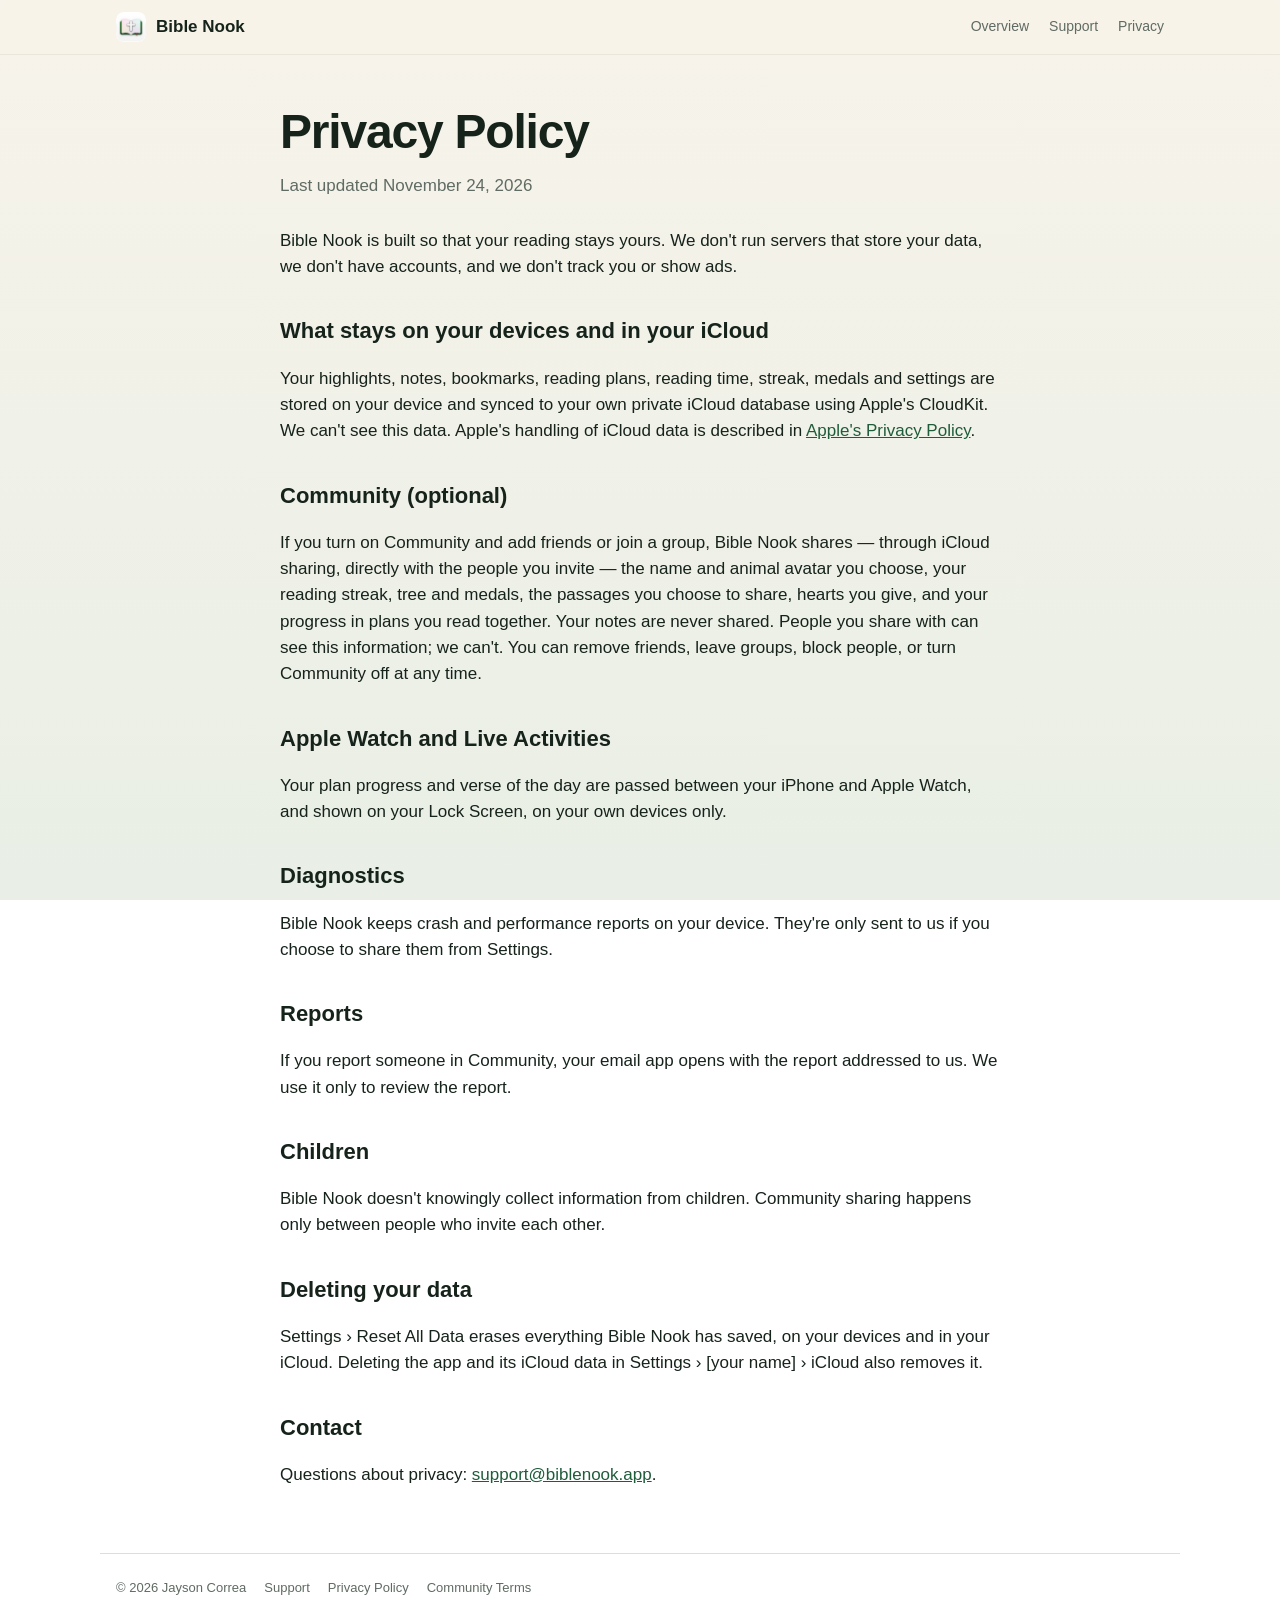
<file: privacy.html>
<!doctype html>
<html lang="en">
<head>
<meta charset="utf-8">
<meta name="viewport" content="width=device-width, initial-scale=1">
<title>Privacy Policy · Bible Nook</title>
<meta name="description" content="How Bible Nook handles your data.">
<link rel="icon" href="images/icon.png">
<link rel="stylesheet" href="style.css">
</head>
<body>
<header class="site"><div class="inner">
  <img src="images/icon.png" alt="">
  <a class="name" href="index.html">Bible Nook</a>
  <nav><a href="index.html">Overview</a><a href="support.html">Support</a><a href="privacy.html">Privacy</a></nav>
</div></header>
<main><article>
  <h1>Privacy Policy</h1>
  <p class="updated">Last updated November 24, 2026</p>
  <p>Bible Nook is built so that your reading stays yours. We don't run servers that store your data, we don't have accounts, and we don't track you or show ads.</p>
  <h2>What stays on your devices and in your iCloud</h2>
  <p>Your highlights, notes, bookmarks, reading plans, reading time, streak, medals and settings are stored on your device and synced to your own private iCloud database using Apple's CloudKit. We can't see this data. Apple's handling of iCloud data is described in <a href="https://www.apple.com/legal/privacy/">Apple's Privacy Policy</a>.</p>
  <h2>Community (optional)</h2>
  <p>If you turn on Community and add friends or join a group, Bible Nook shares — through iCloud sharing, directly with the people you invite — the name and animal avatar you choose, your reading streak, tree and medals, the passages you choose to share, hearts you give, and your progress in plans you read together. Your notes are never shared. People you share with can see this information; we can't. You can remove friends, leave groups, block people, or turn Community off at any time.</p>
  <h2>Apple Watch and Live Activities</h2>
  <p>Your plan progress and verse of the day are passed between your iPhone and Apple Watch, and shown on your Lock Screen, on your own devices only.</p>
  <h2>Diagnostics</h2>
  <p>Bible Nook keeps crash and performance reports on your device. They're only sent to us if you choose to share them from Settings.</p>
  <h2>Reports</h2>
  <p>If you report someone in Community, your email app opens with the report addressed to us. We use it only to review the report.</p>
  <h2>Children</h2>
  <p>Bible Nook doesn't knowingly collect information from children. Community sharing happens only between people who invite each other.</p>
  <h2>Deleting your data</h2>
  <p>Settings › Reset All Data erases everything Bible Nook has saved, on your devices and in your iCloud. Deleting the app and its iCloud data in Settings › [your name] › iCloud also removes it.</p>
  <h2>Contact</h2>
  <p>Questions about privacy: <a href="mailto:support@biblenook.app">support@biblenook.app</a>.</p>
</article></main>
<footer>
  <span>© 2026 Jayson Correa</span>
  <a href="support.html">Support</a>
  <a href="privacy.html">Privacy Policy</a>
  <a href="terms.html">Community Terms</a>
</footer>
</body>
</html>
</file>
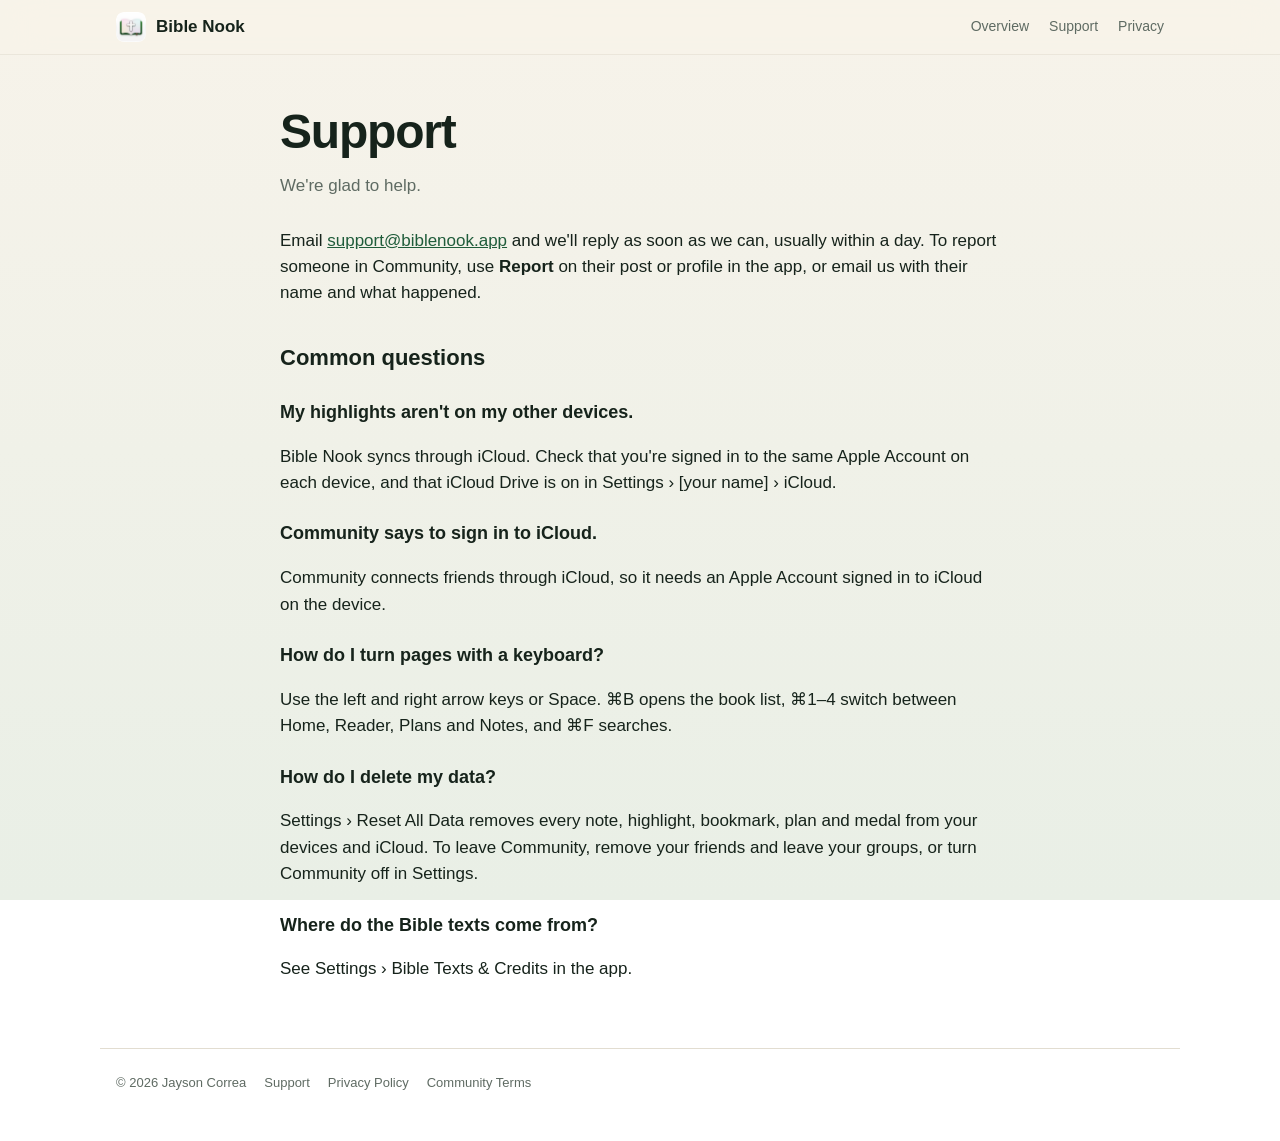
<file: support.html>
<!doctype html>
<html lang="en">
<head>
<meta charset="utf-8">
<meta name="viewport" content="width=device-width, initial-scale=1">
<title>Support · Bible Nook</title>
<meta name="description" content="Help and contact for Bible Nook.">
<link rel="icon" href="images/icon.png">
<link rel="stylesheet" href="style.css">
</head>
<body>
<header class="site"><div class="inner">
  <img src="images/icon.png" alt="">
  <a class="name" href="index.html">Bible Nook</a>
  <nav><a href="index.html">Overview</a><a href="support.html">Support</a><a href="privacy.html">Privacy</a></nav>
</div></header>
<main><article>
  <h1>Support</h1>
  <p class="updated">We're glad to help.</p>
  <p>Email <a href="mailto:support@biblenook.app">support@biblenook.app</a> and we'll reply as soon as we can, usually within a day. To report someone in Community, use <strong>Report</strong> on their post or profile in the app, or email us with their name and what happened.</p>
  <h2>Common questions</h2>
  <h3>My highlights aren't on my other devices.</h3>
  <p>Bible Nook syncs through iCloud. Check that you're signed in to the same Apple Account on each device, and that iCloud Drive is on in Settings › [your name] › iCloud.</p>
  <h3>Community says to sign in to iCloud.</h3>
  <p>Community connects friends through iCloud, so it needs an Apple Account signed in to iCloud on the device.</p>
  <h3>How do I turn pages with a keyboard?</h3>
  <p>Use the left and right arrow keys or Space. ⌘B opens the book list, ⌘1–4 switch between Home, Reader, Plans and Notes, and ⌘F searches.</p>
  <h3>How do I delete my data?</h3>
  <p>Settings › Reset All Data removes every note, highlight, bookmark, plan and medal from your devices and iCloud. To leave Community, remove your friends and leave your groups, or turn Community off in Settings.</p>
  <h3>Where do the Bible texts come from?</h3>
  <p>See Settings › Bible Texts &amp; Credits in the app.</p>
</article></main>
<footer>
  <span>© 2026 Jayson Correa</span>
  <a href="support.html">Support</a>
  <a href="privacy.html">Privacy Policy</a>
  <a href="terms.html">Community Terms</a>
</footer>
</body>
</html>
</file>
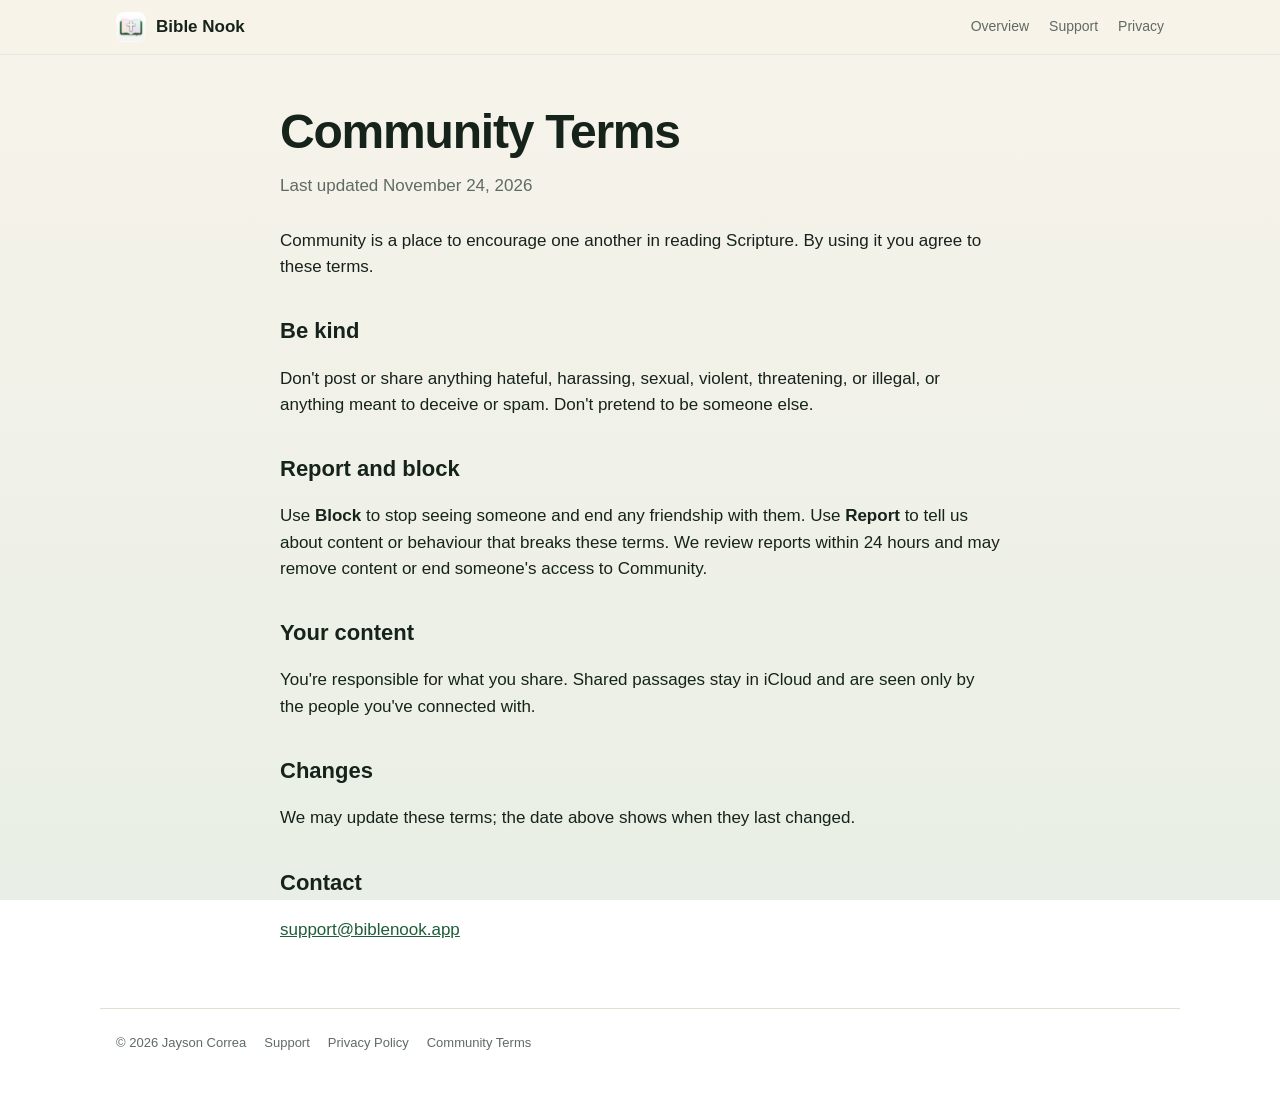
<file: terms.html>
<!doctype html>
<html lang="en">
<head>
<meta charset="utf-8">
<meta name="viewport" content="width=device-width, initial-scale=1">
<title>Community Terms · Bible Nook</title>
<meta name="description" content="Rules for Community in Bible Nook.">
<link rel="icon" href="images/icon.png">
<link rel="stylesheet" href="style.css">
</head>
<body>
<header class="site"><div class="inner">
  <img src="images/icon.png" alt="">
  <a class="name" href="index.html">Bible Nook</a>
  <nav><a href="index.html">Overview</a><a href="support.html">Support</a><a href="privacy.html">Privacy</a></nav>
</div></header>
<main><article>
  <h1>Community Terms</h1>
  <p class="updated">Last updated November 24, 2026</p>
  <p>Community is a place to encourage one another in reading Scripture. By using it you agree to these terms.</p>
  <h2>Be kind</h2>
  <p>Don't post or share anything hateful, harassing, sexual, violent, threatening, or illegal, or anything meant to deceive or spam. Don't pretend to be someone else.</p>
  <h2>Report and block</h2>
  <p>Use <strong>Block</strong> to stop seeing someone and end any friendship with them. Use <strong>Report</strong> to tell us about content or behaviour that breaks these terms. We review reports within 24 hours and may remove content or end someone's access to Community.</p>
  <h2>Your content</h2>
  <p>You're responsible for what you share. Shared passages stay in iCloud and are seen only by the people you've connected with.</p>
  <h2>Changes</h2>
  <p>We may update these terms; the date above shows when they last changed.</p>
  <h2>Contact</h2>
  <p><a href="mailto:support@biblenook.app">support@biblenook.app</a></p>
</article></main>
<footer>
  <span>© 2026 Jayson Correa</span>
  <a href="support.html">Support</a>
  <a href="privacy.html">Privacy Policy</a>
  <a href="terms.html">Community Terms</a>
</footer>
</body>
</html>
</file>
<file: style.css>
:root {
  --bg: #f7f3ea; --bg2: #e9efe6; --card: #ffffff; --ink: #16231b; --muted: #5f6b63; --line: #e2ddd1;
  --forest: #1f5c3a; --glow: rgba(255,255,255,0.85);
  color-scheme: light dark;
}
@media (prefers-color-scheme: dark) {
  :root { --bg: #121614; --bg2: #0b0d0c; --card: #1b201d; --ink: #f1f3ef; --muted: #a3aca6; --line: #2a302c;
    --forest: #7cc79a; --glow: rgba(62,122,85,0.35); }
}
* { box-sizing: border-box; }
html { scroll-behavior: smooth; }
body { margin: 0; color: var(--ink); background: linear-gradient(180deg, var(--bg), var(--bg2)) fixed;
  font: 17px/1.55 -apple-system, BlinkMacSystemFont, "SF Pro Text", "Helvetica Neue", sans-serif;
  -webkit-font-smoothing: antialiased; }
.serif { font-family: "New York", "Iowan Old Style", Georgia, serif; }
a { color: var(--forest); }

header.site { position: sticky; top: 0; z-index: 10; backdrop-filter: saturate(180%) blur(20px);
  -webkit-backdrop-filter: saturate(180%) blur(20px); background: color-mix(in srgb, var(--bg) 72%, transparent);
  border-bottom: 1px solid color-mix(in srgb, var(--line) 60%, transparent); }
header.site .inner { max-width: 1080px; margin: 0 auto; padding: 12px 16px; display: flex; align-items: center; gap: 10px; }
header.site img { width: 30px; height: 30px; border-radius: 7px; }
header.site .name { font-weight: 650; font-size: 17px; color: var(--ink); text-decoration: none; }
header.site nav { margin-left: auto; display: flex; gap: 20px; font-size: 14px; }
header.site nav a { color: var(--muted); text-decoration: none; }
header.site nav a:hover { color: var(--ink); }

main { max-width: 1080px; margin: 0 auto; padding: 0 16px 48px; }

.hero { text-align: center; padding: 72px 0 0; position: relative; }
.hero::before { content: ""; position: absolute; inset: -40px -20% auto; height: 520px; z-index: -1;
  background: radial-gradient(closest-side, var(--glow), transparent); }
.hero img.icon { width: 104px; height: 104px; border-radius: 24px; box-shadow: 0 14px 40px rgb(0 0 0 / 0.16); }
.hero h1 { font-size: clamp(40px, 7vw, 76px); line-height: 1.04; letter-spacing: -0.03em; margin: 26px 0 14px; font-weight: 700; }
.hero p { font-size: clamp(18px, 2.4vw, 22px); color: var(--muted); max-width: 640px; margin: 0 auto; }
.badge { display: inline-flex; align-items: center; gap: 8px; margin-top: 30px; padding: 14px 26px; border-radius: 999px;
  background: var(--ink); color: var(--bg); font-weight: 600; text-decoration: none; font-size: 17px; }
.badge svg { width: 18px; height: 18px; fill: currentColor; }

.phones { display: flex; justify-content: center; align-items: flex-end; gap: clamp(12px, 3vw, 36px); margin: 56px auto 0; }
.phone { width: min(28vw, 280px); aspect-ratio: 1320 / 2868; border-radius: 13% / 6%; padding: 2.2%;
  background: #111; box-shadow: 0 30px 70px rgb(0 0 0 / 0.22), 0 0 0 1px rgb(255 255 255 / 0.06) inset; flex: none; }
.phone img { width: 100%; height: 100%; display: block; border-radius: 11% / 5%; object-fit: cover; }
.phones .phone:nth-child(2) { width: min(32vw, 320px); }
.phones .phone:nth-child(1), .phones .phone:nth-child(3) { transform: translateY(-20px); }

.feature { display: grid; grid-template-columns: 1fr 1fr; gap: clamp(24px, 6vw, 72px); align-items: center; padding: 96px 0 0; }
.feature.flip .copy { order: 2; }
.feature .copy h2 { font-size: clamp(30px, 4.4vw, 48px); line-height: 1.08; letter-spacing: -0.025em; margin: 0 0 14px; }
.feature .copy p { font-size: 19px; color: var(--muted); margin: 0 0 12px; }
.feature .eyebrow { color: var(--forest); font-weight: 650; font-size: 15px; letter-spacing: 0.02em; margin-bottom: 8px; display: block; }
.feature .art { display: flex; justify-content: center; }
.feature .art .phone { width: min(70vw, 300px); }
.tablet { width: 100%; max-width: 520px; aspect-ratio: 2064 / 2752; border-radius: 5%; padding: 2.4%; background: #111;
  box-shadow: 0 30px 70px rgb(0 0 0 / 0.22); }
.tablet img { width: 100%; height: 100%; display: block; border-radius: 3.4%; object-fit: cover; }
.watch { width: 190px; aspect-ratio: 416 / 496; border-radius: 30%; padding: 7%; background: #111;
  box-shadow: 0 24px 50px rgb(0 0 0 / 0.25); }
.watch img { width: 100%; height: 100%; display: block; border-radius: 22%; object-fit: cover; }

.grid { display: grid; grid-template-columns: repeat(auto-fit, minmax(240px, 1fr)); gap: 14px; margin-top: 96px; }
.card { background: var(--card); border: 1px solid var(--line); border-radius: 22px; padding: 22px; }
.card .ic { font-size: 26px; }
.card h3 { margin: 8px 0 4px; font-size: 18px; }
.card p { margin: 0; color: var(--muted); font-size: 15px; }

.closing { text-align: center; padding: 110px 0 40px; }
.closing h2 { font-size: clamp(32px, 5vw, 52px); letter-spacing: -0.025em; margin: 0 0 8px; }
.closing p { color: var(--muted); font-size: 19px; margin: 0; }

article { max-width: 720px; margin: 0 auto; padding-top: 40px; }
article h1 { font-size: clamp(34px, 5vw, 48px); letter-spacing: -0.025em; margin: 0 0 4px; }
article .updated { color: var(--muted); margin: 0 0 28px; }
article h2 { font-size: 22px; margin: 34px 0 8px; }
article h3 { font-size: 18px; margin: 24px 0 4px; }

footer { max-width: 1080px; margin: 0 auto; padding: 24px 16px 48px; color: var(--muted); font-size: 13px;
  display: flex; flex-wrap: wrap; gap: 18px; border-top: 1px solid var(--line); }
footer a { color: var(--muted); text-decoration: none; }

@media (max-width: 720px) {
  .phones .phone:nth-child(1), .phones .phone:nth-child(3) { display: none; }
  .phones .phone:nth-child(2) { width: min(70vw, 300px); }
  .feature { grid-template-columns: 1fr; padding-top: 72px; text-align: center; }
  .feature.flip .copy { order: 0; }
}
</file>
